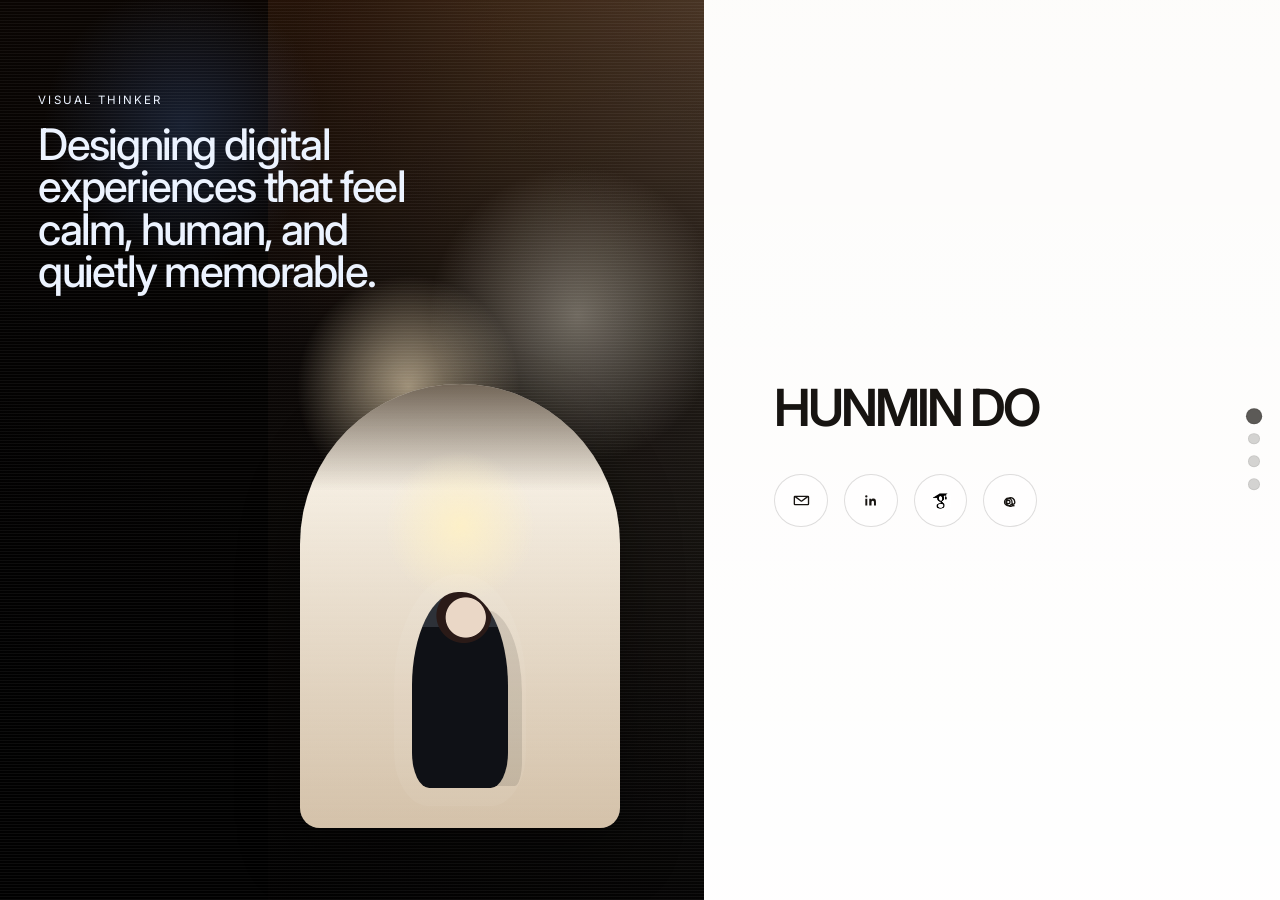
<file: index.html>
<!DOCTYPE html>
<html lang="ko">
  <head>
    <meta charset="UTF-8" />
    <meta name="viewport" content="width=device-width, initial-scale=1.0" />
    <title>Editorial Portfolio</title>
    <meta
      name="description"
      content="A minimalist editorial-style portfolio landing page inspired by a split-screen presentation layout."
    />
    <link rel="preconnect" href="https://fonts.googleapis.com" />
    <link rel="preconnect" href="https://fonts.gstatic.com" crossorigin />
    <link
      href="https://fonts.googleapis.com/css2?family=Inter:wght@400;500;600;700&display=swap"
      rel="stylesheet"
    />
    <link rel="stylesheet" href="./styles.css" />
  </head>
  <body>
    <div class="page-shell">
      <main>
        <section class="hero fullpage-screen" id="top" data-fullpage-section>
          <div class="hero-media">
            <div class="media-overlay"></div>
            <div class="media-copy">
              <p class="eyebrow">Visual thinker</p>
              <p class="quote">
                Designing digital experiences that feel calm, human, and quietly memorable.
              </p>
            </div>
            <div class="stage-card" aria-hidden="true">
              <div class="stage-glow"></div>
              <div class="stage-figure"></div>
            </div>
          </div>

          <div class="hero-panel">
            <div class="panel-inner">
              <h1>HUNMIN DO</h1>

              <nav class="social-links" aria-label="Social links">
                <a href="#" aria-label="Copy Gmail address" data-copy-email="gnsals9262@gmail.com">
                  <svg class="social-icon" viewBox="0 0 24 24" aria-hidden="true">
                    <path
                      d="M3.75 6.75h16.5a.75.75 0 0 1 .75.75v9a.75.75 0 0 1-.75.75H3.75A.75.75 0 0 1 3 16.5v-9a.75.75 0 0 1 .75-.75Z"
                      fill="none"
                      stroke="currentColor"
                      stroke-width="1.7"
                      stroke-linejoin="round"
                    />
                    <path
                      d="m4.5 7.5 7.016 5.26a.8.8 0 0 0 .968 0L19.5 7.5"
                      fill="none"
                      stroke="currentColor"
                      stroke-width="1.7"
                      stroke-linecap="round"
                      stroke-linejoin="round"
                    />
                  </svg>
                </a>
                <a href="https://www.linkedin.com/in/hunmin-do-5b7bb3338" aria-label="LinkedIn" target="_blank" rel="noreferrer">
                  <svg class="social-icon" viewBox="0 0 24 24" aria-hidden="true">
                    <path
                      d="M6.75 8.25a1.5 1.5 0 1 0 0-3 1.5 1.5 0 0 0 0 3ZM5.5 9.75h2.5v8.75H5.5zM10.5 9.75H13v1.25h.04c.35-.66 1.2-1.5 2.71-1.5 2.9 0 3.25 1.82 3.25 4.67v4.33h-2.5v-3.84c0-1.04-.02-2.38-1.45-2.38s-1.67 1.13-1.67 2.3v3.92H10.5Z"
                      fill="currentColor"
                    />
                  </svg>
                </a>
                <a href="https://scholar.google.com/citations?user=tsN6K5IAAAAJ&hl=ko" aria-label="Google Scholar" target="_blank" rel="noreferrer">
                  <img class="social-icon social-icon-image" src="./assets/logos/google-scholar--v2.jpg" alt="" />
                </a>
                <a href="mailto:gnsals9262@gmail.com" aria-label="Email">
                  <svg class="social-icon" viewBox="0 0 24 24" aria-hidden="true">
                    <path
                      d="M16.5 18.75c-1.58 0-2.84-.8-3.54-1.86a4.63 4.63 0 0 1-3.71 1.86A4.75 4.75 0 1 1 14 14v1a1.75 1.75 0 0 0 3.5 0V14a5.5 5.5 0 1 0-2.2 4.4"
                      fill="none"
                      stroke="currentColor"
                      stroke-width="1.7"
                      stroke-linecap="round"
                      stroke-linejoin="round"
                    />
                    <circle cx="9.25" cy="14" r="2.25" fill="none" stroke="currentColor" stroke-width="1.7" />
                  </svg>
                </a>
              </nav>
            </div>
          </div>
        </section>

        <section class="content-grid fullpage-screen" data-fullpage-section>
          <article class="text-block">
            <p class="section-label">About</p>
            <div class="about-layout">
              <img class="about-profile-image" src="./assets/Profile/profile.jpg" alt="Portrait of Hunmin Do" />
              <div class="about-copy">
                <p class="about-lead">I'm Hunmin Do</p>
                <p class="about-support">
                  an Undergraduate student in Mechanical Engineering at Sungkyunkwan University.
                </p>
                <div class="about-body">
                  <p>
                    I focus on AI-driven interaction systems and data-informed UX research in
                    Human-Computer Interaction (HCI), User Experience (UX), and Agentic AI systems.
                  </p>
                </div>
              </div>
            </div>
          </article>

          <article class="projects-card">
            <p class="section-label">Research Interests</p>
            <div class="interest-grid">
              <article class="interest-card">
                <div class="interest-card-meta">
                  <span>01</span>
                </div>
                <h3>Human-Computer/Robot Interaction</h3>
                <p>People, embodied systems, and adaptive interfaces.</p>
              </article>
              <article class="interest-card">
                <div class="interest-card-meta">
                  <span>02</span>
                </div>
                <h3>User Experience &amp; Service Design</h3>
                <p>Coherent journeys from observation to iteration.</p>
              </article>
              <article class="interest-card">
                <div class="interest-card-meta">
                  <span>03</span>
                </div>
                <h3>Agentic AI &amp; Multi-persona Systems</h3>
                <p>Collaborative behaviors and human-facing agency.</p>
              </article>
              <article class="interest-card">
                <div class="interest-card-meta">
                  <span>04</span>
                </div>
                <h3>Digital Health &amp; Wearable UX</h3>
                <p>Wellbeing, sensing, and data-informed support.</p>
              </article>
            </div>
          </article>
        </section>

        <section class="research-talk-board fullpage-screen" aria-label="Research and talks" data-fullpage-section>
          <article class="board-card board-card-copy board-card-research">
            <h2>Research</h2>
            <a class="pill-link detail-link" href="./research.html">Learn more</a>
          </article>

          <div class="board-card board-card-visual" aria-hidden="true">
            <div class="visual-frame">
              <div class="slide-window">
                <div class="slide-header"></div>
                <div class="slide-grid">
                  <span></span>
                  <span></span>
                  <span></span>
                  <span></span>
                  <span></span>
                  <span></span>
                </div>
              </div>
              <div class="speaker-silhouette"></div>
            </div>
          </div>

          <div class="board-card board-card-logos" aria-hidden="true">
            <div class="research-canvas">
              <div class="research-canvas-grid"></div>
              <div class="research-canvas-panel research-canvas-panel-main"></div>
              <div class="research-canvas-panel research-canvas-panel-side"></div>
              <div class="research-canvas-chart"></div>
              <div class="research-canvas-device"></div>
              <div class="research-canvas-card research-canvas-card-top"></div>
              <div class="research-canvas-card research-canvas-card-bottom"></div>
            </div>
          </div>

          <article class="board-card board-card-copy board-card-talks">
            <h2>Publication</h2>
            <a class="pill-link detail-link" href="./publications.html">Learn more</a>
          </article>
        </section>

        <section class="impact-grid fullpage-screen" aria-labelledby="impact-title" data-fullpage-section>
          <div class="impact-intro projects-header">
            <h2 id="impact-title">Projects</h2>
            <p class="projects-lead">
              I value technological advancement, but I focus on projects that help real people
              adopt and benefit from technology more easily. I have worked on diverse
              industry-academia projects across AI, UX, Service Design, and Digital Health.
            </p>
          </div>

          <div class="project-hub">
            <div class="project-tiles" role="list" aria-label="Project list">
              <button class="project-tile" type="button" data-project="travel">
                <div class="tile-logo" aria-label="SKKAI">
                  <img class="project-logo-img" src="./assets/logos/SKKAI.png" alt="SKKAI logo" />
                </div>
              </button>
              <button class="project-tile" type="button" data-project="kosme">
                <div class="tile-logo" aria-label="KOSME">
                  <img class="project-logo-img" src="./assets/logos/kosme.png" alt="KOSME logo" />
                </div>
              </button>
              <button class="project-tile" type="button" data-project="maeil">
                <div class="tile-logo" aria-label="Maeil Business Newspaper">
                  <img class="project-logo-img" src="./assets/logos/maekyung.jpg" alt="Maeil Business Newspaper logo" />
                </div>
              </button>
              <button class="project-tile" type="button" data-project="kto">
                <div class="tile-logo" aria-label="Korea Tourism Organization">
                  <img class="project-logo-img" src="./assets/logos/kto.png" alt="Korea Tourism Organization logo" />
                </div>
              </button>
              <button class="project-tile" type="button" data-project="ballie">
                <div class="tile-logo" aria-label="Samsung">
                  <img class="project-logo-img" src="./assets/logos/sansung.png" alt="Samsung logo" />
                </div>
              </button>
              <button class="project-tile" type="button" data-project="smc">
                <div class="tile-logo" aria-label="Samsung Medical Center">
                  <img class="project-logo-img" src="./assets/logos/SMC.png" alt="Samsung Medical Center logo" />
                </div>
              </button>
              <button class="project-tile" type="button" data-project="skku">
                <div class="tile-logo" aria-label="Sungkyunkwan University">
                  <img class="project-logo-img" src="./assets/logos/SKKU.png" alt="Sungkyunkwan University logo" />
                </div>
              </button>
              <div class="project-tile project-tile-placeholder" aria-hidden="true"></div>
            </div>
          </div>

          <div class="project-modal" id="project-modal" hidden>
            <div class="project-modal-backdrop" data-close-project-modal></div>
            <article class="project-modal-panel" role="dialog" aria-modal="true" aria-labelledby="project-modal-title">
              <button class="project-modal-close" type="button" aria-label="Close project detail" data-close-project-modal>
                Close
              </button>
              <p class="section-label">Project Detail</p>
              <h3 id="project-modal-title"></h3>
              <p id="project-modal-line1"></p>
              <p id="project-modal-line2"></p>
            </article>
          </div>
        </section>

        <section class="contact-band" aria-labelledby="contact-title">
          <div class="contact-band-inner">
            <p class="section-label">Get in touch</p>
            <h2 id="contact-title">
              Who's in charge?<br />
              I study how people decide what to hand over to AI<br />
              and what to take back.
            </h2>
            <p class="contact-email">
              <a href="mailto:gnsals9262@gmail.com">gnsals9262@gmail.com</a>
            </p>
          </div>

          <div class="contact-socials" aria-label="Contact links">
            <a href="#" aria-label="Copy Gmail address" data-copy-email="gnsals9262@gmail.com">
              <svg class="social-icon" viewBox="0 0 24 24" aria-hidden="true">
                <path
                  d="M3.75 6.75h16.5a.75.75 0 0 1 .75.75v9a.75.75 0 0 1-.75.75H3.75A.75.75 0 0 1 3 16.5v-9a.75.75 0 0 1 .75-.75Z"
                  fill="none"
                  stroke="currentColor"
                  stroke-width="1.7"
                  stroke-linejoin="round"
                />
                <path
                  d="m4.5 7.5 7.016 5.26a.8.8 0 0 0 .968 0L19.5 7.5"
                  fill="none"
                  stroke="currentColor"
                  stroke-width="1.7"
                  stroke-linecap="round"
                  stroke-linejoin="round"
                />
              </svg>
            </a>
            <a href="https://www.linkedin.com/in/hunmin-do-5b7bb3338" aria-label="LinkedIn" target="_blank" rel="noreferrer">
              <svg class="social-icon" viewBox="0 0 24 24" aria-hidden="true">
                <path
                  d="M6.75 8.25a1.5 1.5 0 1 0 0-3 1.5 1.5 0 0 0 0 3ZM5.5 9.75h2.5v8.75H5.5zM10.5 9.75H13v1.25h.04c.35-.66 1.2-1.5 2.71-1.5 2.9 0 3.25 1.82 3.25 4.67v4.33h-2.5v-3.84c0-1.04-.02-2.38-1.45-2.38s-1.67 1.13-1.67 2.3v3.92H10.5Z"
                  fill="currentColor"
                />
              </svg>
            </a>
            <a href="https://scholar.google.com/citations?user=tsN6K5IAAAAJ&hl=ko" aria-label="Google Scholar" target="_blank" rel="noreferrer">
              <img class="social-icon social-icon-image" src="./assets/logos/google-scholar--v2.jpg" alt="" />
            </a>
            <a href="mailto:gnsals9262@gmail.com" aria-label="Email">
              <svg class="social-icon" viewBox="0 0 24 24" aria-hidden="true">
                <path
                  d="M16.5 18.75c-1.58 0-2.84-.8-3.54-1.86a4.63 4.63 0 0 1-3.71 1.86A4.75 4.75 0 1 1 14 14v1a1.75 1.75 0 0 0 3.5 0V14a5.5 5.5 0 1 0-2.2 4.4"
                  fill="none"
                  stroke="currentColor"
                  stroke-width="1.7"
                  stroke-linecap="round"
                  stroke-linejoin="round"
                />
                <circle cx="9.25" cy="14" r="2.25" fill="none" stroke="currentColor" stroke-width="1.7" />
              </svg>
            </a>
          </div>
        </section>
      </main>
      <nav class="section-progress" aria-label="Section progress"></nav>
    </div>
    <div class="copy-toast" id="copy-toast" role="status" aria-live="polite" hidden>Copied!</div>
    <script>
      (() => {
        const container = document.querySelector("main");
        const sections = Array.from(container.querySelectorAll("[data-fullpage-section]"));
        const progress = document.querySelector(".section-progress");
        const detailLinks = Array.from(document.querySelectorAll(".detail-link"));
        const projectTiles = Array.from(document.querySelectorAll(".project-tile[data-project]"));
        const projectModal = document.getElementById("project-modal");
        const projectModalTitle = document.getElementById("project-modal-title");
        const projectModalLine1 = document.getElementById("project-modal-line1");
        const projectModalLine2 = document.getElementById("project-modal-line2");
        const modalCloseTriggers = Array.from(document.querySelectorAll("[data-close-project-modal]"));
        const copyEmailLinks = Array.from(document.querySelectorAll("[data-copy-email]"));
        const copyToast = document.getElementById("copy-toast");
        let copyToastTimer;

        if (!container || sections.length < 2) return;

        let activeIndex = 0;

        const savedScroll = sessionStorage.getItem("portfolioScrollTop");
        if (savedScroll !== null) {
          const top = Number(savedScroll);
          if (!Number.isNaN(top)) {
            requestAnimationFrame(() => {
              container.scrollTop = top;
              updateActiveIndex();
            });
          }
          sessionStorage.removeItem("portfolioScrollTop");
        }

        const isCompactViewport = () => window.matchMedia("(max-width: 980px)").matches;

        const dots = sections.map((section, index) => {
          const button = document.createElement("button");
          button.type = "button";
          button.className = "section-progress-dot";
          button.setAttribute("aria-label", `Go to section ${index + 1}`);
          button.addEventListener("click", () => {
            container.scrollTo({
              top: section.offsetTop,
              behavior: "smooth",
            });
          });
          progress?.appendChild(button);
          return button;
        });

        const syncProgress = () => {
          dots.forEach((dot, index) => {
            dot.classList.toggle("is-active", index === activeIndex);
          });
        };

        const updateActiveIndex = () => {
          const scrollTop = container.scrollTop;
          let closestIndex = 0;
          let closestDistance = Number.POSITIVE_INFINITY;

          sections.forEach((section, index) => {
            const distance = Math.abs(section.offsetTop - scrollTop);
            if (distance < closestDistance) {
              closestDistance = distance;
              closestIndex = index;
            }
          });

          activeIndex = closestIndex;
          syncProgress();
        };

        container.addEventListener("scroll", () => {
          updateActiveIndex();
        });

        window.addEventListener("resize", () => {
          if (isCompactViewport()) {
            progress?.setAttribute("hidden", "");
          } else {
            progress?.removeAttribute("hidden");
          }
          updateActiveIndex();
        });

        if (isCompactViewport()) {
          progress?.setAttribute("hidden", "");
        }

        detailLinks.forEach((link) => {
          link.addEventListener("click", () => {
            sessionStorage.setItem("portfolioScrollTop", String(container.scrollTop));
          });
        });

        const showCopyToast = () => {
          if (!copyToast) return;
          copyToast.hidden = false;
          copyToast.classList.add("is-visible");

          if (copyToastTimer) {
            window.clearTimeout(copyToastTimer);
          }

          copyToastTimer = window.setTimeout(() => {
            copyToast.classList.remove("is-visible");
            copyToast.hidden = true;
          }, 1400);
        };

        const copyText = async (text) => {
          if (navigator.clipboard?.writeText) {
            await navigator.clipboard.writeText(text);
            return;
          }

          const tempInput = document.createElement("input");
          tempInput.value = text;
          document.body.appendChild(tempInput);
          tempInput.select();
          document.execCommand("copy");
          tempInput.remove();
        };

        copyEmailLinks.forEach((link) => {
          link.addEventListener("click", async (event) => {
            event.preventDefault();
            const email = link.getAttribute("data-copy-email");
            if (!email) return;

            try {
              await copyText(email);
              showCopyToast();
            } catch (error) {
              console.error("Failed to copy email", error);
            }
          });
        });

        const projectDetailMap = {
          travel: {
            title: "Formally Verified Agentic Workflow for Personalized Travel Planning",
            line1:
              "Developing an Agentic AI travel-planning workflow and reviewing benchmark datasets (TravelPlanner, TripCraft).",
            line2:
              "Surveying recent Agentic AI literature to define evaluation criteria and shape a unified workflow framework.",
          },
          kosme: {
            title: "Job Matching Platform Feature Proposal (KOSME)",
            line1:
              "Led full UX process including user research, IA, prototyping, and usability testing.",
            line2:
              "Designed transparent recommendation logic and apply-tracking tools based on qualitative interviews and JTBD analysis.",
          },
          maeil: {
            title: "Generative Engine Optimization (GEO), Maeil Business Newspaper",
            line1:
              "Leading a project to enhance article structure for increased citation and visibility in GenAI models (GPT-4o).",
            line2:
              "Analyzing AI citation behavior via prompt-based audits and LLM interaction logs.",
          },
          kto: {
            title: "Special Purpose Tourism Analysis, Korea Tourism Organization (KTO)",
            line1:
              "Segmented tourist types (medical, influencer, etc.) using Social Network Analysis (SNA).",
            line2:
              "Analyzed roaming-based behavioral patterns to inform patient-specific design strategy.",
          },
          ballie: {
            title: 'Industry-Academia Project - Home Appliance Robot "Ballie", Samsung Electronics',
            line1:
              "Developed AI home robot scenarios (observe-record-suggest) for solo-living MZ generation.",
            line2:
              "Created value-driven personas and service features including emotion check-ins and wellness reminders.",
          },
          smc: {
            title: "UX Project - Inpatient Recovery Support Service, Samsung Medical Center",
            line1:
              "Designed a mobile app (Haeboa) for personalized micro-task rehabilitation and wishlist-based goal tracking.",
            line2: "Developed IA, wireframes, and UI/UX prototypes for medical stakeholders.",
          },
          skku: {
            title: "Panic Attack Diagnosis Using Wearable ECG Monitoring, SKKU",
            line1:
              "Formulated a custom fusion formula combining wearable ECG signals with self-reported panic scores (PDSS, APPQ).",
            line2:
              "Designed a mobile app UI/UX prototype to visualize personalized risk scores in real time.",
          },
        };

        if (projectTiles.length && projectModal && projectModalTitle && projectModalLine1 && projectModalLine2) {
          projectTiles.forEach((tile) => {
            tile.addEventListener("click", () => {
              const key = tile.getAttribute("data-project");
              if (!key || !projectDetailMap[key]) return;

              projectModalTitle.textContent = projectDetailMap[key].title;
              projectModalLine1.textContent = projectDetailMap[key].line1;
              projectModalLine2.textContent = projectDetailMap[key].line2;
              projectModal.removeAttribute("hidden");
              document.body.classList.add("modal-open");
            });
          });

          modalCloseTriggers.forEach((trigger) => {
            trigger.addEventListener("click", () => {
              projectModal.setAttribute("hidden", "");
              document.body.classList.remove("modal-open");
            });
          });

          document.addEventListener("keydown", (event) => {
            if (event.key !== "Escape") return;
            if (projectModal.hasAttribute("hidden")) return;
            projectModal.setAttribute("hidden", "");
            document.body.classList.remove("modal-open");
          });
        }

        updateActiveIndex();
      })();
    </script>
  </body>
</html>
</file>
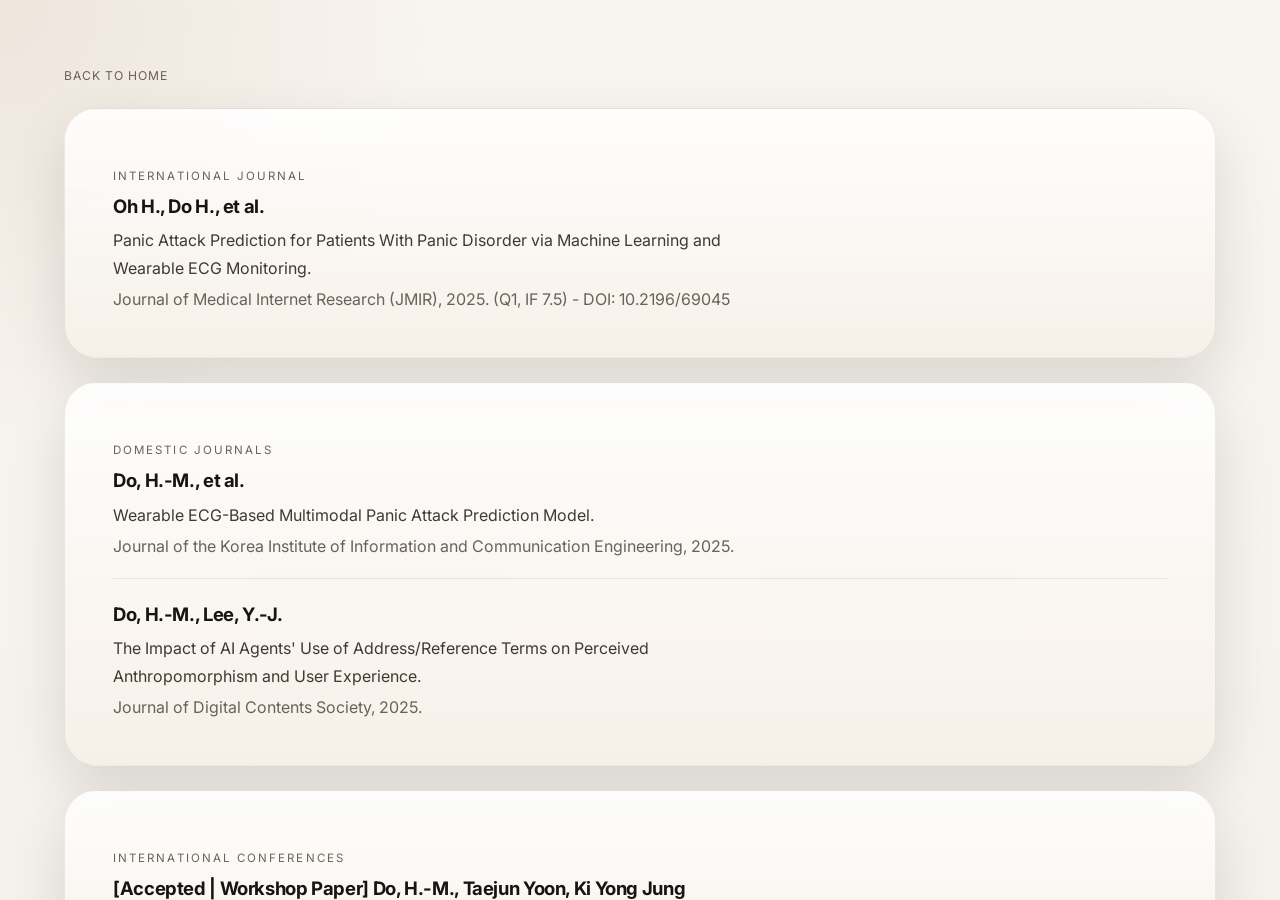
<file: publications.html>
<!DOCTYPE html>
<html lang="en">
  <head>
    <meta charset="UTF-8" />
    <meta name="viewport" content="width=device-width, initial-scale=1.0" />
    <title>Publications | Hunmin Do</title>
    <meta
      name="description"
      content="Publications and conference papers by Hunmin Do."
    />
    <link rel="preconnect" href="https://fonts.googleapis.com" />
    <link rel="preconnect" href="https://fonts.gstatic.com" crossorigin />
    <link
      href="https://fonts.googleapis.com/css2?family=Inter:wght@400;500;600;700&display=swap"
      rel="stylesheet"
    />
    <link rel="stylesheet" href="./styles.css" />
  </head>
  <body class="detail-page">
    <main class="detail-shell">
      <a class="detail-back" href="./index.html" id="back-home-link">Back to home</a>

      <section class="detail-panel detail-section">
        <p class="section-label">International Journal</p>
        <article class="talk-item">
          <h3>Oh H., Do H., et al.</h3>
          <p class="talk-body">
            Panic Attack Prediction for Patients With Panic Disorder via Machine Learning and
            Wearable ECG Monitoring.
          </p>
          <p class="talk-meta">
            Journal of Medical Internet Research (JMIR), 2025. (Q1, IF 7.5) - DOI:
            10.2196/69045
          </p>
        </article>
      </section>

      <section class="detail-panel detail-section">
        <p class="section-label">Domestic Journals</p>

        <article class="talk-item">
          <h3>Do, H.-M., et al.</h3>
          <p class="talk-body">Wearable ECG-Based Multimodal Panic Attack Prediction Model.</p>
          <p class="talk-meta">
            Journal of the Korea Institute of Information and Communication Engineering, 2025.
          </p>
        </article>

        <article class="talk-item">
          <h3>Do, H.-M., Lee, Y.-J.</h3>
          <p class="talk-body">
            The Impact of AI Agents' Use of Address/Reference Terms on Perceived Anthropomorphism
            and User Experience.
          </p>
          <p class="talk-meta">Journal of Digital Contents Society, 2025.</p>
        </article>
      </section>

      <section class="detail-panel detail-section">
        <p class="section-label">International Conferences</p>
        <article class="talk-item">
          <h3>[Accepted | Workshop Paper] Do, H.-M., Taejun Yoon, Ki Yong Jung</h3>
          <p class="talk-body">
            MIND: Multi-Agent Inference for Negotiation Dialogue in Travel Planning.
          </p>
          <p class="talk-meta">
            ICLR 2026 Workshop on From Human Cognition to AI Reasoning (HCAIR), 2026.
          </p>
        </article>
      </section>
    </main>
    <script>
      (() => {
        const backLink = document.getElementById("back-home-link");
        if (!backLink) return;

        backLink.addEventListener("click", (event) => {
          const hasSavedScroll = sessionStorage.getItem("portfolioScrollTop") !== null;
          if (!hasSavedScroll) return;

          event.preventDefault();
          window.location.href = "./index.html";
        });
      })();
    </script>
  </body>
</html>
</file>
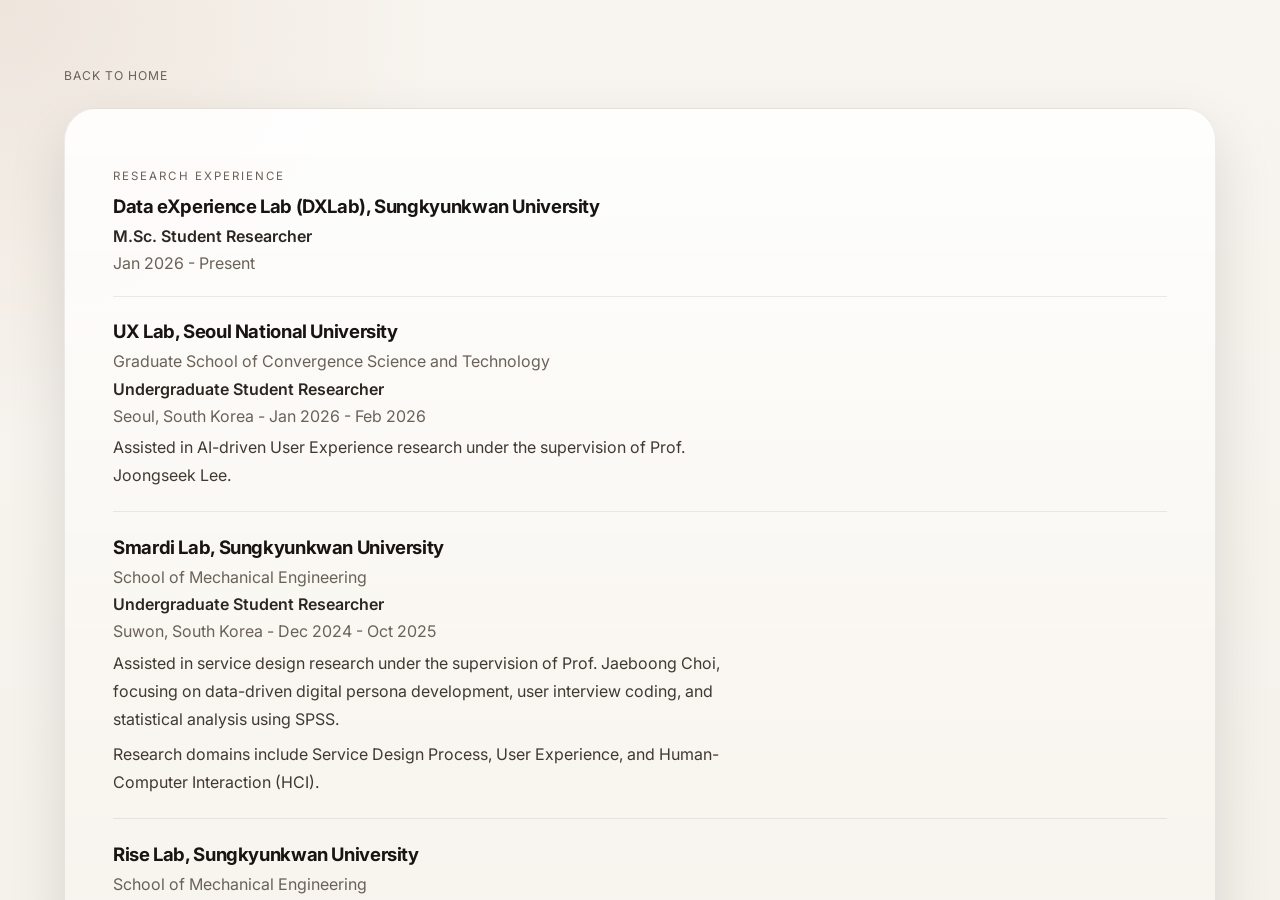
<file: research.html>
<!DOCTYPE html>
<html lang="en">
  <head>
    <meta charset="UTF-8" />
    <meta name="viewport" content="width=device-width, initial-scale=1.0" />
    <title>Research Experience | Hunmin Do</title>
    <meta
      name="description"
      content="Research experience and academic work by Hunmin Do."
    />
    <link rel="preconnect" href="https://fonts.googleapis.com" />
    <link rel="preconnect" href="https://fonts.gstatic.com" crossorigin />
    <link
      href="https://fonts.googleapis.com/css2?family=Inter:wght@400;500;600;700&display=swap"
      rel="stylesheet"
    />
    <link rel="stylesheet" href="./styles.css" />
  </head>
  <body class="detail-page">
    <main class="detail-shell">
      <a class="detail-back" href="./index.html" id="back-home-link">Back to home</a>

      <section class="detail-panel detail-section">
        <p class="section-label">Research Experience</p>

        <article class="experience-item">
          <h3>Data eXperience Lab (DXLab), Sungkyunkwan University</h3>
          <p class="experience-role">M.Sc. Student Researcher</p>
          <p class="experience-meta">Jan 2026 - Present</p>
        </article>

        <article class="experience-item">
          <h3>UX Lab, Seoul National University</h3>
          <p class="experience-org">Graduate School of Convergence Science and Technology</p>
          <p class="experience-role">Undergraduate Student Researcher</p>
          <p class="experience-meta">Seoul, South Korea - Jan 2026 - Feb 2026</p>
          <p class="experience-body">
            Assisted in AI-driven User Experience research under the supervision of Prof.
            Joongseek Lee.
          </p>
        </article>

        <article class="experience-item">
          <h3>Smardi Lab, Sungkyunkwan University</h3>
          <p class="experience-org">School of Mechanical Engineering</p>
          <p class="experience-role">Undergraduate Student Researcher</p>
          <p class="experience-meta">Suwon, South Korea - Dec 2024 - Oct 2025</p>
          <p class="experience-body">
            Assisted in service design research under the supervision of Prof. Jaeboong Choi,
            focusing on data-driven digital persona development, user interview coding, and
            statistical analysis using SPSS.
          </p>
          <p class="experience-body">
            Research domains include Service Design Process, User Experience, and
            Human-Computer Interaction (HCI).
          </p>
        </article>

        <article class="experience-item">
          <h3>Rise Lab, Sungkyunkwan University</h3>
          <p class="experience-org">School of Mechanical Engineering</p>
          <p class="experience-role">Undergraduate Research Program Researcher</p>
          <p class="experience-meta">Suwon, South Korea - Jun 2024 - Aug 2024</p>
          <p class="experience-body">
            Conducted research on obstacle prediction algorithms under the supervision of Prof.
            Hyungpil Moon.
          </p>
          <ul class="experience-list">
            <li>Utilized Kalman Filter (KF) and Extended Kalman Filter (EKF).</li>
            <li>Implemented real-time obstacle detection via sensor fusion and probabilistic motion modeling.</li>
            <li>Used the CARLA autonomous driving simulator with ROS2 on Ubuntu.</li>
          </ul>
        </article>
      </section>
    </main>
    <script>
      (() => {
        const backLink = document.getElementById("back-home-link");
        if (!backLink) return;

        backLink.addEventListener("click", (event) => {
          const hasSavedScroll = sessionStorage.getItem("portfolioScrollTop") !== null;
          if (!hasSavedScroll) return;

          event.preventDefault();
          window.location.href = "./index.html";
        });
      })();
    </script>
  </body>
</html>
</file>
<file: styles.css>
:root {
  --bg: #f5f1eb;
  --panel: rgba(252, 249, 244, 0.88);
  --text: #171411;
  --muted: #6a6259;
  --line: rgba(23, 20, 17, 0.14);
  --shadow: 0 24px 60px rgba(18, 14, 10, 0.12);
}

* {
  box-sizing: border-box;
}

html {
  height: 100%;
  scroll-behavior: smooth;
}

body {
  margin: 0;
  height: 100vh;
  overflow: hidden;
  font-family: "Inter", "Helvetica Neue", Helvetica, Arial, sans-serif;
  color: var(--text);
  background:
    radial-gradient(circle at top left, rgba(166, 126, 88, 0.12), transparent 28%),
    linear-gradient(180deg, #f8f4ef 0%, var(--bg) 100%);
}

.page-shell {
  position: relative;
  height: 100vh;
}

main {
  height: 100vh;
  overflow-y: auto;
  scroll-behavior: smooth;
}

.fullpage-screen {
  min-height: 100vh;
  position: relative;
}

body::before {
  content: "";
  position: fixed;
  inset: 0;
  pointer-events: none;
  opacity: 0.35;
  background-image:
    linear-gradient(rgba(255, 255, 255, 0.18) 1px, transparent 1px),
    linear-gradient(90deg, rgba(255, 255, 255, 0.12) 1px, transparent 1px);
  background-size: 100% 100%, 48px 48px;
  mix-blend-mode: soft-light;
}

.hero {
  min-height: 100vh;
  display: grid;
  grid-template-columns: 1.1fr 0.9fr;
}

.hero-media {
  position: relative;
  overflow: hidden;
  background:
    radial-gradient(circle at 58% 43%, rgba(255, 232, 194, 0.92), rgba(255, 232, 194, 0) 17%),
    linear-gradient(180deg, rgba(46, 22, 8, 0.8) 0%, rgba(14, 9, 7, 0.86) 38%, rgba(5, 4, 4, 0.98) 100%),
    linear-gradient(90deg, #040404 0%, #18100c 42%, #9a825d 73%, #e5d0ad 100%);
}

.hero-media::before {
  content: "";
  position: absolute;
  inset: 0;
  background:
    linear-gradient(90deg, rgba(0, 0, 0, 0.72) 0 38%, rgba(0, 0, 0, 0.08) 38% 100%),
    linear-gradient(180deg, rgba(0, 0, 0, 0.06), rgba(0, 0, 0, 0.48));
}

.hero-media::after {
  content: "";
  position: absolute;
  inset: 0;
  opacity: 0.16;
  background-image:
    repeating-linear-gradient(
      0deg,
      rgba(255, 255, 255, 0.3) 0,
      rgba(255, 255, 255, 0.3) 1px,
      transparent 1px,
      transparent 3px
    );
}

.media-overlay {
  position: absolute;
  inset: 0;
  background:
    radial-gradient(circle at 82% 35%, rgba(255, 249, 232, 0.36), transparent 18%),
    radial-gradient(circle at 26% 14%, rgba(95, 153, 255, 0.18), transparent 15%);
}

.media-copy {
  position: absolute;
  top: 9vh;
  left: clamp(1.5rem, 3vw, 3rem);
  z-index: 2;
  max-width: min(26rem, 32vw);
  color: #ecf3ff;
}

.eyebrow,
.kicker,
.section-label,
.label {
  letter-spacing: 0.18em;
  text-transform: uppercase;
}

.eyebrow,
.kicker,
.section-label {
  font-size: 0.72rem;
}

.quote {
  margin: 1rem 0 0;
  font-family: "Inter", "Helvetica Neue", Helvetica, Arial, sans-serif;
  font-size: clamp(2rem, 3.4vw, 4rem);
  line-height: 0.98;
  font-weight: 500;
  letter-spacing: -0.04em;
  text-wrap: balance;
}

.stage-card {
  position: absolute;
  right: 12%;
  bottom: 8%;
  width: min(26vw, 20rem);
  aspect-ratio: 0.72;
  border-radius: 14rem 14rem 1.75rem 1.75rem;
  background:
    linear-gradient(180deg, rgba(255, 251, 242, 0.92), rgba(215, 192, 159, 0.65)),
    #fff;
  box-shadow: 0 24px 60px rgba(0, 0, 0, 0.35);
  overflow: hidden;
  z-index: 2;
  animation: rise 1.2s ease-out both;
}

.stage-glow {
  position: absolute;
  inset: 0;
  background:
    radial-gradient(circle at 50% 32%, rgba(255, 241, 197, 0.85), transparent 22%),
    linear-gradient(180deg, rgba(47, 30, 13, 0.68), rgba(255, 255, 255, 0) 24%),
    linear-gradient(180deg, rgba(255, 255, 255, 0), rgba(109, 70, 30, 0.14));
}

.stage-figure {
  position: absolute;
  left: 50%;
  bottom: 9%;
  width: 30%;
  height: 44%;
  transform: translateX(-50%);
  border-radius: 48% 48% 18% 18%;
  background:
    radial-gradient(circle at 56% 13%, #ead7c6 0 11%, transparent 11.5%),
    radial-gradient(circle at 54% 12%, #2a1a17 0 15%, transparent 15.5%),
    linear-gradient(180deg, #2d3138 0 18%, #0f1116 18% 100%);
  box-shadow:
    0 0 0 18px rgba(255, 255, 255, 0.05),
    24px 8px 0 -10px rgba(20, 16, 13, 0.12);
}

.hero-panel {
  display: flex;
  align-items: center;
  justify-content: center;
  padding: clamp(2rem, 4vw, 4rem);
  background:
    linear-gradient(180deg, rgba(255, 255, 255, 0.78), rgba(255, 255, 255, 0.96)),
    var(--bg);
}

.panel-inner {
  width: min(30rem, 100%);
  padding: clamp(1rem, 1.5vw, 1.5rem);
  animation: fadeUp 1s ease-out both;
}

.kicker,
.section-label,
.label {
  color: var(--muted);
}

h1 {
  margin: 0.65rem 0 1.5rem;
  font-size: clamp(2.56rem, 4vw, 4.32rem);
  line-height: 0.95;
  font-weight: 600;
  letter-spacing: -0.06em;
}

.intro {
  margin: 0;
  max-width: 28rem;
  font-size: clamp(1.02rem, 1.28vw, 1.18rem);
  line-height: 1.8;
  color: #342d27;
}

.social-links {
  display: flex;
  gap: 1rem;
  margin: 2.6rem 0 0;
}

.social-links a {
  width: 3.35rem;
  height: 3.35rem;
  display: inline-flex;
  align-items: center;
  justify-content: center;
  border: 1px solid var(--line);
  border-radius: 999px;
  color: var(--text);
  text-decoration: none;
  background: rgba(255, 255, 255, 0.66);
  transition:
    transform 180ms ease,
    border-color 180ms ease,
    background 180ms ease;
}

.social-links a:hover,
.social-links a:focus-visible {
  transform: translateY(-3px);
  border-color: rgba(23, 20, 17, 0.4);
  background: #ffffff;
}

.social-icon {
  width: 1.18rem;
  height: 1.18rem;
  display: block;
  flex: 0 0 auto;
}

.social-icon-image {
  width: 1.3rem;
  height: 1.3rem;
  object-fit: contain;
  border-radius: 0.3rem;
}

.content-grid {
  display: grid;
  grid-template-columns: 1fr 1fr;
  gap: clamp(1.5rem, 3vw, 3rem);
  padding: clamp(1.5rem, 4vw, 4rem);
  align-content: center;
}

.text-block,
.projects-card {
  padding: clamp(1.5rem, 3vw, 2.75rem);
  border-radius: 2rem;
  background: rgba(255, 255, 255, 0.62);
  border: 1px solid rgba(23, 20, 17, 0.08);
  box-shadow: var(--shadow);
  backdrop-filter: blur(18px);
}

.text-block {
  display: flex;
  flex-direction: column;
  justify-content: flex-start;
  padding: clamp(2.25rem, 4vw, 4rem);
}

.about-layout {
  display: grid;
  grid-template-columns: clamp(9.5rem, 16vw, 12.5rem) minmax(0, 1fr);
  gap: clamp(1.4rem, 2.4vw, 2.2rem);
  align-items: start;
  margin-top: 1.1rem;
}

.about-copy {
  min-width: 0;
}

h2 {
  margin: 1rem 0;
  max-width: 14ch;
  font-family: "Inter", "Helvetica Neue", Helvetica, Arial, sans-serif;
  font-size: clamp(2.4rem, 4vw, 4rem);
  line-height: 1;
  font-weight: 500;
  letter-spacing: -0.05em;
}

.text-block .about-lead {
  margin: 0;
  max-width: 12ch;
  font-family: "Inter", "Helvetica Neue", Helvetica, Arial, sans-serif;
  font-size: clamp(2.1rem, 2.8vw, 3rem);
  line-height: 0.98;
  font-weight: 600;
  letter-spacing: -0.06em;
}

.text-block .about-support {
  margin: 1.25rem 0 0;
  max-width: 28rem;
  font-size: 0.98rem;
  line-height: 1.7;
  color: var(--muted);
}

.about-profile-image {
  width: 100%;
  aspect-ratio: 0.8;
  object-fit: cover;
  object-position: center top;
  border-radius: 1.5rem;
  box-shadow: 0 20px 40px rgba(21, 18, 14, 0.14);
  border: 1px solid rgba(23, 20, 17, 0.08);
  margin: 0;
  align-self: start;
}

.hero-meta {
  margin: 1rem 0 0;
  max-width: 25rem;
  font-size: clamp(1rem, 1.2vw, 1.12rem);
  line-height: 1.9;
  color: var(--muted);
}

.text-block .about-body {
  margin: 1.2rem 0 0;
  max-width: 100%;
  font-size: 1.02rem;
  line-height: 1.75;
  color: #403932;
}

.text-block .about-body p {
  margin: 0;
}

.text-block .about-body p + p {
  margin-top: 1rem;
}

.projects-card {
  display: flex;
  flex-direction: column;
}

.interest-grid {
  display: grid;
  grid-template-columns: repeat(2, minmax(0, 1fr));
  margin-top: 1.2rem;
  border-top: 1px solid rgba(23, 20, 17, 0.1);
  border-left: 1px solid rgba(23, 20, 17, 0.1);
}

.interest-card {
  min-width: 0;
  padding: 1.6rem 1.55rem 1.75rem;
  border-right: 1px solid rgba(23, 20, 17, 0.1);
  border-bottom: 1px solid rgba(23, 20, 17, 0.1);
}

.interest-card-meta {
  display: flex;
  align-items: flex-start;
  justify-content: flex-end;
  margin-bottom: 1.35rem;
  color: var(--muted);
}

.interest-card-meta span {
  font-size: 1.55rem;
  line-height: 1;
  letter-spacing: -0.04em;
  color: rgba(23, 20, 17, 0.22);
  font-weight: 500;
}

.interest-card h3 {
  margin: 0;
  max-width: 18ch;
  font-size: 1.06rem;
  line-height: 1.35;
  font-weight: 600;
  letter-spacing: -0.02em;
}

.interest-card p {
  margin: 0.55rem 0 0;
  max-width: 28ch;
  color: #4b433c;
  line-height: 1.6;
}

.research-talk-board {
  display: grid;
  grid-template-columns: minmax(0, 1fr) minmax(0, 1fr);
  grid-template-rows: minmax(0, 1fr) minmax(0, 1fr);
  grid-template-areas:
    "research visual"
    "logos talks";
  gap: 1px;
  padding: 0;
  height: 100vh;
  overflow: hidden;
  border-top: 1px solid rgba(23, 20, 17, 0.1);
  background: rgba(23, 20, 17, 0.1);
}

.board-card {
  min-width: 0;
  min-height: 0;
  overflow: hidden;
  background: rgba(255, 255, 255, 0.82);
}

.board-card-copy {
  display: flex;
  flex-direction: column;
  justify-content: center;
  padding: clamp(2.5rem, 4vw, 4.5rem);
}

.board-card-copy h2 {
  max-width: none;
  margin: 0;
  font-size: clamp(3.2rem, 5vw, 5.6rem);
  line-height: 0.9;
  letter-spacing: -0.07em;
}

.board-copy {
  max-width: 33rem;
  margin: 1.6rem 0 0;
  font-size: clamp(1rem, 1.25vw, 1.14rem);
  line-height: 1.78;
  color: #403932;
}

.board-card-research {
  grid-area: research;
}

.board-card-visual {
  grid-area: visual;
}

.board-card-logos {
  grid-area: logos;
}

.board-card-talks {
  grid-area: talks;
}

.board-card-visual {
  display: flex;
  align-items: center;
  justify-content: center;
  padding: clamp(2rem, 4vw, 4rem);
  overflow: hidden;
  background:
    radial-gradient(circle at 24% 24%, rgba(210, 231, 255, 0.9), transparent 16%),
    radial-gradient(circle at 78% 20%, rgba(255, 216, 185, 0.78), transparent 22%),
    linear-gradient(135deg, #ece5dc 0%, #dbcab8 45%, #b7cfe3 100%);
}

.board-card-visual .visual-frame {
  width: min(100%, 38rem);
}

.board-card-logos {
  padding: clamp(1.35rem, 2.4vw, 2rem);
  background:
    linear-gradient(180deg, rgba(255, 255, 255, 0.96), rgba(243, 239, 233, 0.92)),
    #f7f3ee;
}

.research-canvas {
  position: relative;
  width: 100%;
  height: 100%;
  min-height: 22rem;
  border-radius: 1.8rem;
  overflow: hidden;
  background:
    radial-gradient(circle at 18% 18%, rgba(255, 255, 255, 0.78), transparent 18%),
    radial-gradient(circle at 78% 80%, rgba(154, 199, 245, 0.28), transparent 22%),
    linear-gradient(135deg, #f7f4ef 0%, #efe4d8 42%, #d7ebf5 100%);
  box-shadow: inset 0 0 0 1px rgba(23, 20, 17, 0.06);
}

.research-canvas-grid {
  position: absolute;
  inset: 0;
  opacity: 0.3;
  background-image:
    linear-gradient(rgba(28, 31, 35, 0.08) 1px, transparent 1px),
    linear-gradient(90deg, rgba(28, 31, 35, 0.08) 1px, transparent 1px);
  background-size: 100% 100%, 2.8rem 2.8rem;
}

.research-canvas-panel,
.research-canvas-card,
.research-canvas-chart,
.research-canvas-device {
  position: absolute;
}

.research-canvas-panel-main {
  top: 11%;
  left: 8%;
  width: 48%;
  height: 44%;
  border-radius: 1.5rem;
  background:
    linear-gradient(180deg, rgba(255, 255, 255, 0.22), rgba(255, 255, 255, 0)),
    linear-gradient(135deg, #15243f, #2d6d91 58%, #81c7d8 100%);
  box-shadow: 0 18px 34px rgba(24, 36, 55, 0.18);
}

.research-canvas-panel-main::before {
  content: "";
  position: absolute;
  top: 12%;
  left: 10%;
  right: 10%;
  height: 0.8rem;
  border-radius: 999px;
  background: rgba(255, 255, 255, 0.56);
  box-shadow:
    0 2.1rem 0 rgba(255, 255, 255, 0.22),
    0 4.3rem 0 rgba(255, 255, 255, 0.18),
    0 6.5rem 0 rgba(255, 255, 255, 0.14);
}

.research-canvas-panel-side {
  top: 16%;
  right: 9%;
  width: 23%;
  height: 34%;
  border-radius: 1.4rem;
  background:
    linear-gradient(180deg, rgba(255, 255, 255, 0.3), rgba(255, 255, 255, 0)),
    linear-gradient(180deg, #f6c7a9, #e58b78);
  box-shadow: 0 18px 28px rgba(151, 91, 74, 0.16);
}

.research-canvas-panel-side::before {
  content: "";
  position: absolute;
  inset: 16% 18%;
  border-radius: 1rem;
  background:
    radial-gradient(circle at 30% 24%, rgba(255, 255, 255, 0.86), transparent 18%),
    linear-gradient(180deg, rgba(255, 255, 255, 0.24), rgba(255, 255, 255, 0.05));
}

.research-canvas-chart {
  left: 14%;
  bottom: 14%;
  width: 28%;
  height: 22%;
  border-radius: 1.2rem;
  background:
    linear-gradient(180deg, rgba(255, 255, 255, 0.7), rgba(255, 255, 255, 0.9)),
    #fff;
  box-shadow: 0 16px 30px rgba(34, 26, 19, 0.12);
}

.research-canvas-chart::before {
  content: "";
  position: absolute;
  left: 10%;
  right: 10%;
  bottom: 22%;
  height: 38%;
  border-radius: 999px;
  background:
    radial-gradient(circle at 0 50%, transparent 0.45rem, transparent 0.6rem),
    none;
  clip-path: polygon(0 70%, 14% 58%, 27% 62%, 42% 35%, 56% 48%, 70% 22%, 82% 30%, 100% 8%, 100% 100%, 0 100%);
  background-color: rgba(84, 129, 235, 0.82);
}

.research-canvas-card {
  background: rgba(255, 255, 255, 0.8);
  backdrop-filter: blur(6px);
  box-shadow: 0 12px 24px rgba(34, 26, 19, 0.1);
}

.research-canvas-card-top {
  top: 56%;
  left: 42%;
  width: 18%;
  height: 16%;
  border-radius: 1rem;
  transform: rotate(-8deg);
}

.research-canvas-card-top::before {
  content: "";
  position: absolute;
  top: 22%;
  left: 16%;
  right: 16%;
  height: 0.65rem;
  border-radius: 999px;
  background: rgba(45, 109, 145, 0.22);
  box-shadow:
    0 1.4rem 0 rgba(45, 109, 145, 0.14),
    0 2.8rem 0 rgba(45, 109, 145, 0.1);
}

.research-canvas-card-bottom {
  right: 14%;
  bottom: 12%;
  width: 22%;
  height: 18%;
  border-radius: 1rem;
  transform: rotate(7deg);
}

.research-canvas-card-bottom::before {
  content: "";
  position: absolute;
  inset: 18%;
  border-radius: 0.8rem;
  background:
    linear-gradient(135deg, rgba(255, 255, 255, 0), rgba(255, 255, 255, 0.36)),
    radial-gradient(circle at 32% 34%, rgba(84, 129, 235, 0.82), transparent 18%),
    radial-gradient(circle at 70% 62%, rgba(230, 140, 108, 0.82), transparent 22%),
    linear-gradient(135deg, rgba(27, 53, 77, 0.1), rgba(84, 129, 235, 0.2));
}

.research-canvas-device {
  right: 27%;
  bottom: -3%;
  width: 19%;
  height: 52%;
  border-radius: 2.4rem 2.4rem 0.9rem 0.9rem;
  background:
    linear-gradient(180deg, rgba(255, 255, 255, 0.14), rgba(255, 255, 255, 0)),
    linear-gradient(180deg, #0e1722 0%, #182a39 20%, #081018 100%);
  box-shadow: 0 28px 32px rgba(12, 17, 23, 0.18);
}

.research-canvas-device::before {
  content: "";
  position: absolute;
  top: 5%;
  left: 50%;
  width: 34%;
  height: 6%;
  transform: translateX(-50%);
  border-radius: 999px;
  background: rgba(255, 255, 255, 0.16);
}

.research-canvas-device::after {
  content: "";
  position: absolute;
  inset: 11% 8% 9%;
  border-radius: 1.8rem;
  background:
    radial-gradient(circle at 50% 18%, rgba(255, 247, 231, 0.8), transparent 13%),
    linear-gradient(180deg, #eef6fb 0%, #d5e6f1 54%, #bed2e4 100%);
}

.board-card-talks h2 {
  max-width: none;
}

.detail-page {
  min-height: 100vh;
  overflow: auto;
}

.detail-shell {
  max-width: 82rem;
  margin: 0 auto;
  padding: clamp(2rem, 5vw, 4.5rem);
}

.detail-back {
  display: inline-flex;
  align-items: center;
  gap: 0.55rem;
  color: var(--muted);
  text-decoration: none;
  letter-spacing: 0.08em;
  text-transform: uppercase;
  font-size: 0.76rem;
}

.detail-back:hover,
.detail-back:focus-visible {
  color: var(--text);
}

.detail-hero {
  display: grid;
  grid-template-columns: 1.1fr 0.9fr;
  gap: clamp(1.5rem, 4vw, 3rem);
  margin-top: 1.75rem;
}

.detail-copy {
  padding: clamp(2rem, 4vw, 3.5rem);
  border-radius: 2rem;
  background: rgba(255, 255, 255, 0.84);
  border: 1px solid rgba(23, 20, 17, 0.08);
  box-shadow: var(--shadow);
}

.detail-copy h1 {
  max-width: 10ch;
  margin: 1rem 0 0;
}

.detail-copy p {
  max-width: 38rem;
  line-height: 1.9;
  color: #403932;
}

.detail-panel {
  padding: clamp(2rem, 4vw, 3rem);
  border-radius: 2rem;
  background: linear-gradient(180deg, rgba(255, 255, 255, 0.88), rgba(246, 240, 232, 0.92));
  border: 1px solid rgba(23, 20, 17, 0.08);
  box-shadow: var(--shadow);
}

.detail-section {
  margin-top: 1.5rem;
}

.detail-section h2 {
  max-width: none;
  margin: 0 0 1rem;
  font-size: clamp(1.5rem, 2.4vw, 2.2rem);
  line-height: 1.15;
}

.experience-item + .experience-item,
.talk-item + .talk-item {
  margin-top: 1.4rem;
  padding-top: 1.4rem;
  border-top: 1px solid rgba(23, 20, 17, 0.08);
}

.experience-item h3,
.talk-item h3 {
  margin: 0;
  font-size: 1.16rem;
  line-height: 1.35;
  letter-spacing: -0.02em;
}

.experience-org,
.experience-role,
.experience-meta,
.experience-body,
.talk-meta,
.talk-body {
  margin: 0.45rem 0 0;
}

.experience-org,
.experience-meta,
.talk-meta {
  color: var(--muted);
}

.experience-role {
  font-weight: 600;
  color: #2c2620;
}

.experience-body,
.talk-body {
  max-width: 64ch;
  line-height: 1.75;
  color: #403932;
}

.experience-list {
  margin: 0.8rem 0 0;
  padding-left: 1.15rem;
  color: #403932;
}

.experience-list li + li {
  margin-top: 0.45rem;
}

.story-flow {
  display: contents;
}

.story-panel {
  display: grid;
  grid-template-columns: 1fr 1fr;
  min-height: 100vh;
  background: rgba(255, 255, 255, 0.55);
  border-top: 1px solid rgba(23, 20, 17, 0.1);
}

.story-panel + .story-panel {
  margin-top: 0;
}

  .story-copy,
  .story-visual {
    padding: clamp(2rem, 5vw, 5rem);
  }

.story-copy {
  display: flex;
  flex-direction: column;
  justify-content: center;
}

.story-copy h2 {
  max-width: 11ch;
}

.story-copy p:last-of-type {
  max-width: 34rem;
  margin: 0;
  font-size: 1.02rem;
  line-height: 1.9;
  color: #403932;
}

.pill-link {
  display: inline-flex;
  align-items: center;
  justify-content: center;
  width: fit-content;
  min-width: 12rem;
  margin-top: 2rem;
  padding: 1rem 1.5rem;
  border: 1px solid rgba(23, 20, 17, 0.14);
  border-radius: 999px;
  color: var(--text);
  text-decoration: none;
  letter-spacing: 0.22em;
  text-transform: uppercase;
  font-size: 0.76rem;
  background: rgba(255, 255, 255, 0.72);
  transition:
    transform 180ms ease,
    background 180ms ease,
    border-color 180ms ease;
}

.pill-link:hover,
.pill-link:focus-visible {
  transform: translateY(-2px);
  background: #fff;
  border-color: rgba(23, 20, 17, 0.28);
}

.story-visual {
  display: flex;
  align-items: center;
  justify-content: center;
  position: relative;
  overflow: hidden;
  background:
    radial-gradient(circle at 24% 24%, rgba(210, 231, 255, 0.9), transparent 16%),
    radial-gradient(circle at 78% 20%, rgba(255, 216, 185, 0.78), transparent 22%),
    linear-gradient(135deg, #ece5dc 0%, #dbcab8 45%, #b7cfe3 100%);
}

.visual-frame {
  position: relative;
  width: min(100%, 38rem);
  aspect-ratio: 1.12;
  border-radius: 2rem 2rem 0 0;
  background:
    linear-gradient(180deg, rgba(22, 17, 15, 0.2), rgba(255, 255, 255, 0) 16%),
    linear-gradient(180deg, rgba(255, 255, 255, 0.82), rgba(240, 233, 225, 0.94));
  box-shadow: 0 30px 70px rgba(40, 26, 17, 0.18);
  overflow: hidden;
}

.slide-window {
  position: absolute;
  top: 8%;
  left: 8%;
  right: 8%;
  height: 54%;
  padding: 1rem;
  border-radius: 1.25rem;
  background:
    linear-gradient(180deg, rgba(110, 212, 222, 0.76), rgba(136, 182, 255, 0.7)),
    #cce4ff;
}

.slide-header {
  width: 62%;
  height: 0.75rem;
  border-radius: 999px;
  background: rgba(35, 40, 52, 0.6);
}

.slide-grid {
  display: grid;
  grid-template-columns: repeat(3, 1fr);
  gap: 0.75rem;
  margin-top: 1.25rem;
}

.slide-grid span {
  display: block;
  aspect-ratio: 0.92;
  border-radius: 1rem;
  background:
    radial-gradient(circle at 50% 30%, rgba(255, 243, 222, 0.95), transparent 18%),
    linear-gradient(135deg, rgba(131, 86, 219, 0.9), rgba(88, 152, 255, 0.9));
}

.slide-grid span:nth-child(2),
.slide-grid span:nth-child(5) {
  background:
    radial-gradient(circle at 40% 26%, rgba(255, 226, 201, 0.95), transparent 18%),
    linear-gradient(135deg, rgba(51, 104, 160, 0.95), rgba(119, 173, 231, 0.9));
}

.slide-grid span:nth-child(3),
.slide-grid span:nth-child(6) {
  background:
    radial-gradient(circle at 50% 30%, rgba(255, 237, 214, 0.95), transparent 18%),
    linear-gradient(135deg, rgba(224, 137, 127, 0.95), rgba(230, 182, 111, 0.88));
}

.speaker-silhouette {
  position: absolute;
  right: 9%;
  bottom: 0;
  width: 24%;
  height: 42%;
  border-radius: 48% 48% 14% 14%;
  background:
    radial-gradient(circle at 55% 13%, #f1dac5 0 10%, transparent 10.5%),
    radial-gradient(circle at 54% 11%, #221614 0 15%, transparent 15.5%),
    linear-gradient(180deg, #191516 0 17%, #090a0d 17% 100%);
  box-shadow: -16px 0 0 rgba(255, 255, 255, 0.26);
}

.story-panel-split {
  align-items: center;
}

.logo-cloud {
  display: grid;
  grid-template-columns: repeat(2, minmax(0, 1fr));
  gap: 0;
  align-content: center;
}

.logo-tile {
  min-height: 9.5rem;
  display: flex;
  align-items: center;
  justify-content: center;
  padding: 1.5rem;
  border: 1px solid rgba(23, 20, 17, 0.08);
  background: rgba(255, 255, 255, 0.78);
  font-size: clamp(1.2rem, 2.8vw, 2.4rem);
  letter-spacing: 0.12em;
  text-align: center;
}

.logo-tile-accent {
  color: #a43d27;
  background: rgba(255, 244, 239, 0.95);
}

.logo-tile-dark {
  color: #f8f2ff;
  background: linear-gradient(135deg, #43337a, #1f233e);
}

.logo-tile-blue {
  color: #ffffff;
  background: linear-gradient(135deg, #5a8cf6, #3c6eda);
}

.story-copy-compact {
  border-left: 1px solid rgba(23, 20, 17, 0.08);
}

.impact-grid {
  display: grid;
  grid-template-rows: auto minmax(0, 1fr);
  gap: clamp(1.25rem, 2vw, 1.75rem);
  height: 100vh;
  min-height: 100vh;
  padding: clamp(1.2rem, 2.2vw, 2rem) clamp(1rem, 3vw, 2.2rem) clamp(1.2rem, 2vw, 2rem);
  align-content: start;
  overflow: hidden;
  background:
    linear-gradient(90deg, rgba(225, 224, 223, 0.55) 0 8%, transparent 8% 92%, rgba(225, 224, 223, 0.55) 92% 100%),
    linear-gradient(180deg, #f7f6f4 0%, #f1efec 100%);
}

.impact-grid.fullpage-screen {
  min-height: 100vh;
}

.impact-intro {
  width: min(100%, 58rem);
  margin: 0 auto;
  padding: clamp(0.4rem, 1vw, 0.8rem) clamp(1rem, 2vw, 1.6rem);
  text-align: center;
  background: transparent;
  box-shadow: none;
  border: 0;
  border-radius: 0;
}

.impact-intro h2 {
  max-width: 13ch;
  margin-inline: auto;
}

.impact-intro p:last-child {
  max-width: 44rem;
  margin: 0 auto;
  line-height: 1.9;
  color: #403932;
}

.projects-header h2 {
  max-width: none;
  margin: 0;
  font-size: clamp(2.8rem, 4.4vw, 4rem);
  line-height: 0.9;
  letter-spacing: -0.07em;
}

.projects-lead {
  max-width: 46rem;
  margin: 0.8rem auto 0;
  font-size: clamp(1rem, 1.15vw, 1.2rem);
  line-height: 1.65;
  color: #403932;
}

.project-hub {
  display: block;
  width: min(100%, 72rem);
  margin: 0 auto;
  min-height: 0;
  height: 100%;
}

.project-tiles {
  display: grid;
  grid-template-columns: repeat(4, minmax(0, 1fr));
  grid-template-rows: repeat(2, minmax(0, 1fr));
  gap: 0;
  height: 100%;
  border: 1px solid rgba(23, 20, 17, 0.12);
  background: transparent;
}

.project-tile {
  border: 0;
  border-right: 1px solid rgba(23, 20, 17, 0.12);
  border-bottom: 1px solid rgba(23, 20, 17, 0.12);
  padding: 0;
  background: #ffffff;
  cursor: pointer;
  display: grid;
  place-items: center;
  overflow: hidden;
  min-height: 0;
  transition:
    transform 200ms ease,
    box-shadow 200ms ease,
    filter 200ms ease;
  transform-origin: center;
}

.project-tile:nth-child(4n) {
  border-right: 0;
}

.project-tile:hover,
.project-tile:focus-visible {
  transform: scale(1.01);
  z-index: 2;
  box-shadow: 0 18px 34px rgba(19, 16, 12, 0.1);
}

.project-tile-placeholder {
  cursor: default;
  pointer-events: none;
  border-right: 0;
  background: linear-gradient(135deg, #dedad4, #d8d3cc);
}

.project-tile[data-project="travel"] {
  background: #f2ede3;
}

.project-tile[data-project="ballie"] {
  background: #efefef;
}

.tile-logo {
  width: 100%;
  height: 100%;
  display: grid;
  place-items: center;
  padding: clamp(1.2rem, 2.4vw, 2rem);
  background: transparent;
}

.project-logo-img {
  width: auto;
  height: auto;
  max-width: 90%;
  max-height: 90%;
  object-fit: contain;
  object-position: center;
  display: block;
}

.project-tile[data-project="smc"] .project-logo-img {
  max-width: 80%;
  max-height: 80%;
  object-position: center;
}

.project-tile[data-project="skku"] .project-logo-img {
  max-width: 92%;
  max-height: 92%;
  object-position: center;
}

.project-tile[data-project="ballie"] .project-logo-img {
  max-width: 100%;
  max-height: 100%;
  object-position: center;
}

.project-modal {
  position: fixed;
  inset: 0;
  z-index: 20;
}

.project-modal-backdrop {
  position: absolute;
  inset: 0;
  background: rgba(18, 15, 12, 0.42);
  backdrop-filter: blur(2px);
}

.project-modal-panel {
  position: relative;
  width: min(46rem, calc(100vw - 2rem));
  max-height: calc(100vh - 2rem);
  overflow: auto;
  margin: 1rem auto;
  padding: clamp(1.4rem, 2.8vw, 2.3rem);
  border-radius: 1.3rem;
  border: 1px solid rgba(23, 20, 17, 0.12);
  background: rgba(255, 255, 255, 0.96);
  box-shadow: 0 30px 70px rgba(15, 12, 10, 0.3);
}

.project-modal-close {
  margin-left: auto;
  display: inline-flex;
  border: 1px solid rgba(23, 20, 17, 0.2);
  border-radius: 999px;
  background: #fff;
  padding: 0.45rem 0.85rem;
  font-size: 0.74rem;
  letter-spacing: 0.08em;
  text-transform: uppercase;
  cursor: pointer;
}

.project-modal h3 {
  margin: 0.85rem 0 0;
  font-size: clamp(1.3rem, 2vw, 1.95rem);
  line-height: 1.3;
}

.project-modal p {
  margin: 0.85rem 0 0;
  line-height: 1.72;
  color: #3f3831;
}

body.modal-open {
  overflow: hidden;
}

.contact-band {
  display: grid;
  grid-template-rows: 1fr auto;
  min-height: 58vh;
  margin-top: 1px;
  border-top: 1px solid rgba(23, 20, 17, 0.1);
  background: rgba(255, 255, 255, 0.78);
}

.contact-band-inner {
  display: flex;
  flex-direction: column;
  align-items: center;
  justify-content: center;
  gap: 0.85rem;
  padding: clamp(2.2rem, 4.6vw, 4.6rem) 1.5rem;
  text-align: center;
  border-bottom: 1px solid rgba(23, 20, 17, 0.08);
}

.contact-band-inner h2 {
  max-width: 18ch;
  margin: 0;
  font-size: clamp(2rem, 3.8vw, 3.6rem);
  line-height: 1.04;
  letter-spacing: -0.06em;
}

.contact-email {
  margin: 0;
  font-size: clamp(1rem, 1.6vw, 1.2rem);
  letter-spacing: 0.01em;
}

.contact-email a {
  color: #342d27;
  text-decoration: none;
  border-bottom: 1px solid transparent;
  transition: border-color 180ms ease, color 180ms ease;
}

.contact-email a:hover,
.contact-email a:focus-visible {
  color: var(--text);
  border-color: rgba(23, 20, 17, 0.28);
}

.contact-socials {
  display: flex;
  align-items: center;
  justify-content: center;
  gap: 1rem;
  padding: 1.4rem 1.5rem 1.8rem;
}

.contact-socials a {
  width: 4rem;
  height: 4rem;
  display: inline-flex;
  align-items: center;
  justify-content: center;
  border: 1px solid rgba(23, 20, 17, 0.16);
  border-radius: 999px;
  color: var(--text);
  text-decoration: none;
  background: rgba(255, 255, 255, 0.84);
  transition:
    transform 180ms ease,
    border-color 180ms ease,
    background 180ms ease;
}

.contact-socials a:hover,
.contact-socials a:focus-visible {
  transform: translateY(-2px);
  border-color: rgba(23, 20, 17, 0.32);
  background: #ffffff;
}

.contact-socials .social-icon {
  width: 1.3rem;
  height: 1.3rem;
}

.contact-socials .social-icon-image {
  width: 1.42rem;
  height: 1.42rem;
}

.section-progress {
  position: fixed;
  top: 50%;
  right: 1.25rem;
  z-index: 6;
  display: flex;
  flex-direction: column;
  gap: 0.7rem;
  transform: translateY(-50%);
}

.section-progress-dot {
  width: 0.72rem;
  height: 0.72rem;
  padding: 0;
  border: 0;
  border-radius: 999px;
  background: rgba(23, 20, 17, 0.18);
  box-shadow: inset 0 0 0 1px rgba(23, 20, 17, 0.06);
  cursor: pointer;
  transition:
    transform 180ms ease,
    background 180ms ease;
}

.section-progress-dot.is-active {
  background: rgba(23, 20, 17, 0.7);
  transform: scale(1.35);
}

.copy-toast {
  position: fixed;
  left: 50%;
  bottom: 2rem;
  z-index: 30;
  padding: 0.8rem 1.1rem;
  border-radius: 999px;
  background: rgba(255, 255, 255, 0.96);
  color: #171411;
  border: 1px solid rgba(23, 20, 17, 0.08);
  font-size: 0.9rem;
  letter-spacing: 0.01em;
  box-shadow: 0 18px 36px rgba(23, 20, 17, 0.12);
  transform: translate(-50%, 0.6rem);
  opacity: 0;
  transition:
    opacity 180ms ease,
    transform 180ms ease;
}

.copy-toast.is-visible {
  opacity: 1;
  transform: translate(-50%, 0);
}

@keyframes fadeUp {
  from {
    opacity: 0;
    transform: translateY(28px);
  }

  to {
    opacity: 1;
    transform: translateY(0);
  }
}

@keyframes rise {
  from {
    opacity: 0;
    transform: translateY(40px) scale(0.96);
  }

  to {
    opacity: 1;
    transform: translateY(0) scale(1);
  }
}

@media (max-width: 980px) {
  .hero,
  .content-grid,
  .story-panel,
  .research-talk-board {
    grid-template-columns: 1fr;
  }

  .research-talk-board {
    grid-template-areas:
      "research"
      "visual"
      "logos"
      "talks";
    grid-template-rows: auto;
    height: auto;
    overflow: visible;
  }

  .hero {
    min-height: auto;
  }

  .hero-media {
    min-height: 68vh;
  }

  .media-copy {
    max-width: 18rem;
  }

  .stage-card {
    right: 8%;
    width: min(48vw, 18rem);
  }

  .story-panel {
    min-height: auto;
  }

  .board-card-copy,
  .board-card-visual {
    padding: 1.8rem;
  }

  .board-card-copy h2 {
    max-width: 12ch;
    font-size: clamp(2.4rem, 7vw, 3.8rem);
    line-height: 0.96;
  }

  .board-card-logos .logo-cloud {
    grid-template-columns: repeat(3, minmax(0, 1fr));
  }

  .detail-hero {
    grid-template-columns: 1fr;
  }

  .story-copy-compact {
    border-left: 0;
    border-top: 1px solid rgba(23, 20, 17, 0.08);
  }

  .fullpage-screen,
  .impact-grid,
  .research-talk-board {
    min-height: auto;
  }

  .impact-grid {
    height: auto;
    min-height: auto;
    overflow: visible;
    padding: 1.25rem;
  }

  .project-tiles {
    grid-template-columns: repeat(2, minmax(0, 1fr));
    grid-template-rows: none;
    grid-auto-rows: minmax(13rem, 1fr);
    height: auto;
  }

  .interest-grid {
    grid-template-columns: 1fr;
  }

  .interest-card {
    padding: 1.3rem 0 1.4rem;
    border-right: 0;
  }

  .project-tile:nth-child(4n) {
    border-right: 1px solid rgba(23, 20, 17, 0.12);
  }

  .project-tile:nth-child(2n) {
    border-right: 0;
  }

  .section-progress {
    display: none;
  }

  .contact-band {
    min-height: auto;
  }
}

@media (max-width: 640px) {
  .hero-media {
    min-height: 58vh;
  }

  .media-copy {
    top: 2rem;
    left: 1.2rem;
    right: 1.2rem;
    max-width: 13rem;
  }

  .quote {
    font-size: clamp(1.7rem, 9vw, 2.4rem);
  }

  .stage-card {
    width: min(58vw, 15rem);
    right: 6%;
    bottom: 7%;
  }

  .hero-panel,
  .content-grid,
  .story-flow,
  .impact-grid {
    padding: 1rem;
  }

  .about-profile-image {
    width: min(100%, 13rem);
  }

  .text-block .about-body {
    max-width: 100%;
  }

  .about-layout {
    grid-template-columns: 1fr;
    gap: 1.2rem;
  }

  .research-talk-board {
    margin: 1rem;
  }

  h1 {
    font-size: clamp(2.8rem, 14vw, 4.2rem);
  }

  .intro {
    font-size: 1rem;
    line-height: 1.8;
  }

  .social-links {
    gap: 0.7rem;
    flex-wrap: wrap;
  }

  .social-links a {
    width: 3rem;
    height: 3rem;
  }

  h2 {
    max-width: none;
  }

  .story-copy,
  .story-visual,
  .logo-cloud {
    padding: 1.4rem;
  }

  .board-card-copy {
    padding: 1.5rem;
  }

  .board-card-copy h2 {
    max-width: none;
  }

  .board-card-visual {
    padding: 1.4rem;
  }

  .board-card-logos .logo-cloud {
    grid-template-columns: repeat(2, minmax(0, 1fr));
  }

  .visual-frame {
    aspect-ratio: 0.95;
  }

  .slide-grid {
    gap: 0.5rem;
  }

  .logo-tile {
    min-height: 7rem;
    font-size: 1rem;
  }

  .pill-link {
    min-width: 10rem;
  }

  .impact-intro {
    padding: 1.6rem;
    text-align: center;
  }

  .impact-intro h2,
  .impact-intro p:last-child {
    margin-inline: auto;
  }

  .project-tiles {
    grid-template-columns: repeat(2, minmax(0, 1fr));
    grid-template-rows: none;
    grid-auto-rows: minmax(10.5rem, 1fr);
    height: auto;
  }

  .interest-card-meta {
    margin-bottom: 0.9rem;
  }

  .interest-card h3,
  .interest-card p {
    max-width: 100%;
  }

  .contact-band-inner {
    align-items: flex-start;
    text-align: left;
  }

  .contact-band-inner h2 {
    max-width: none;
  }

  .contact-socials {
    justify-content: flex-start;
    flex-wrap: wrap;
    padding: 1.6rem 1rem 2rem;
  }

  .contact-socials a {
    width: 3.4rem;
    height: 3.4rem;
  }
}
</file>
